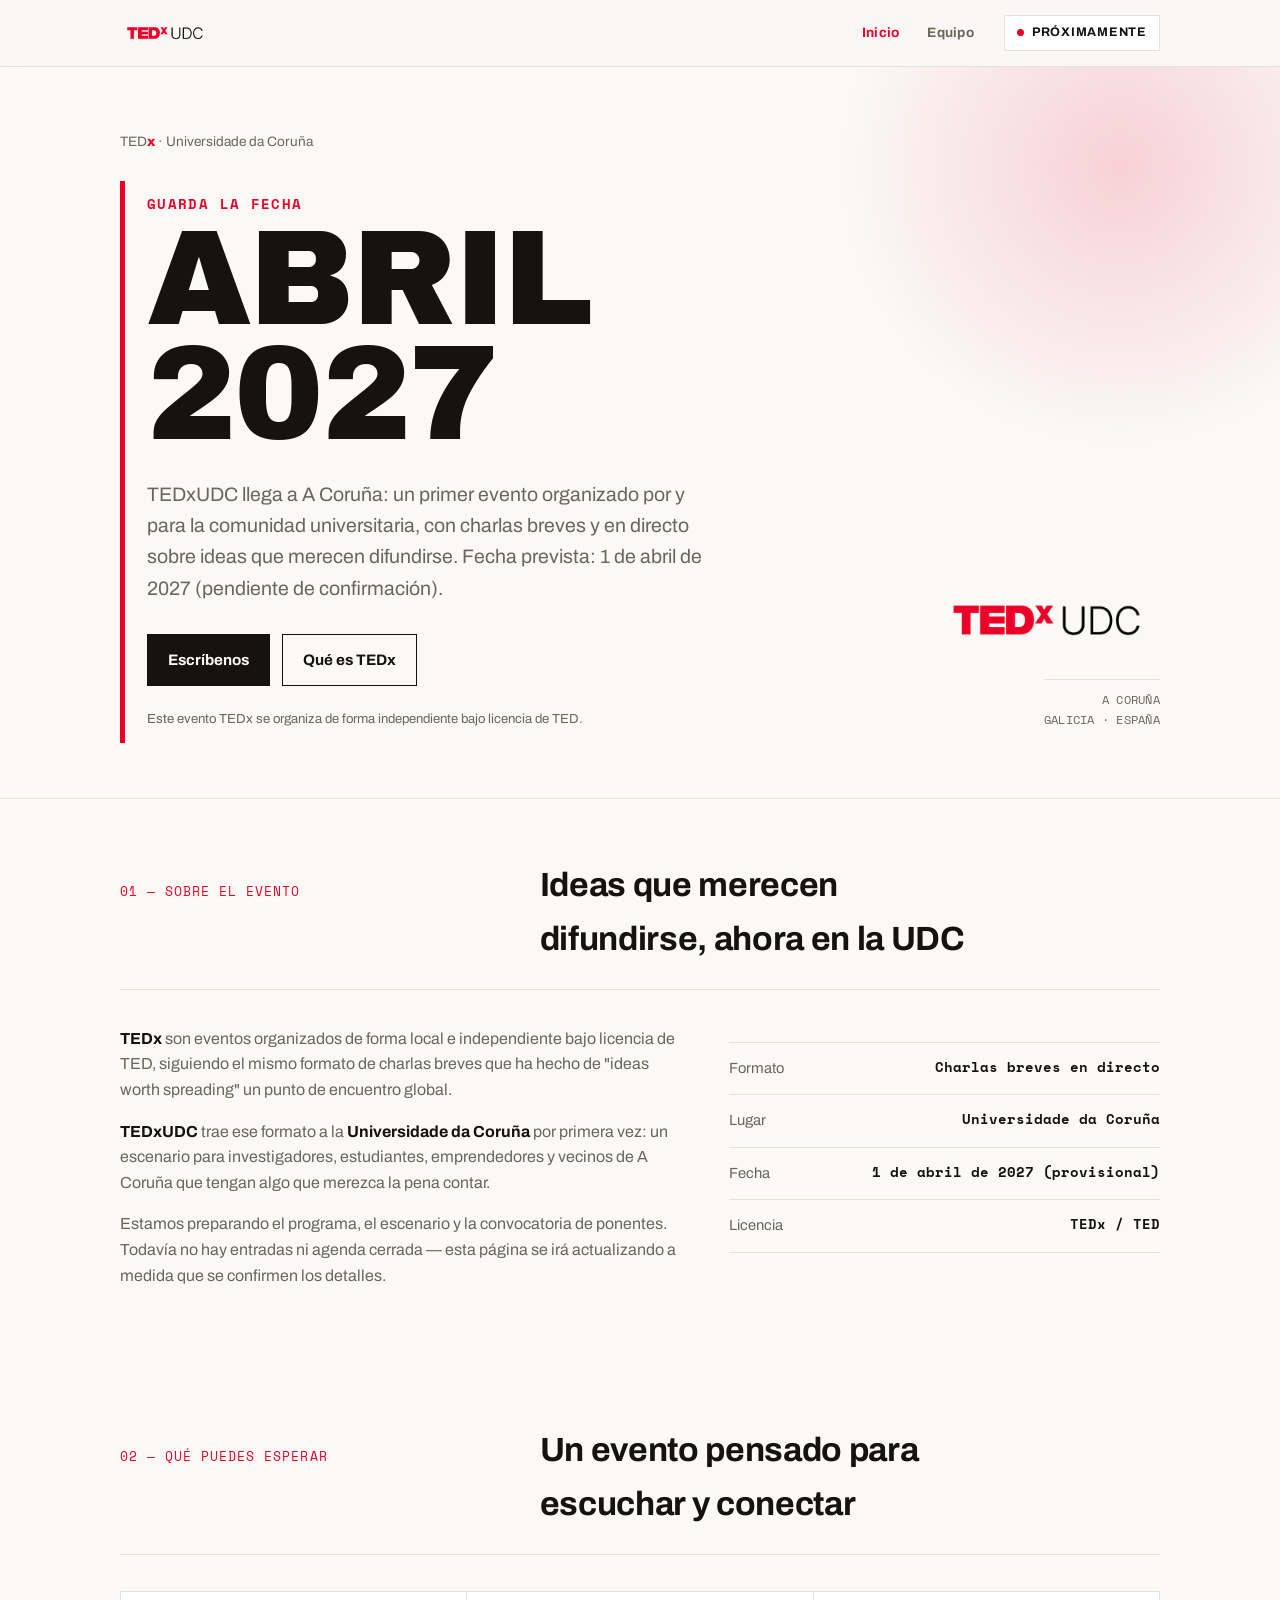
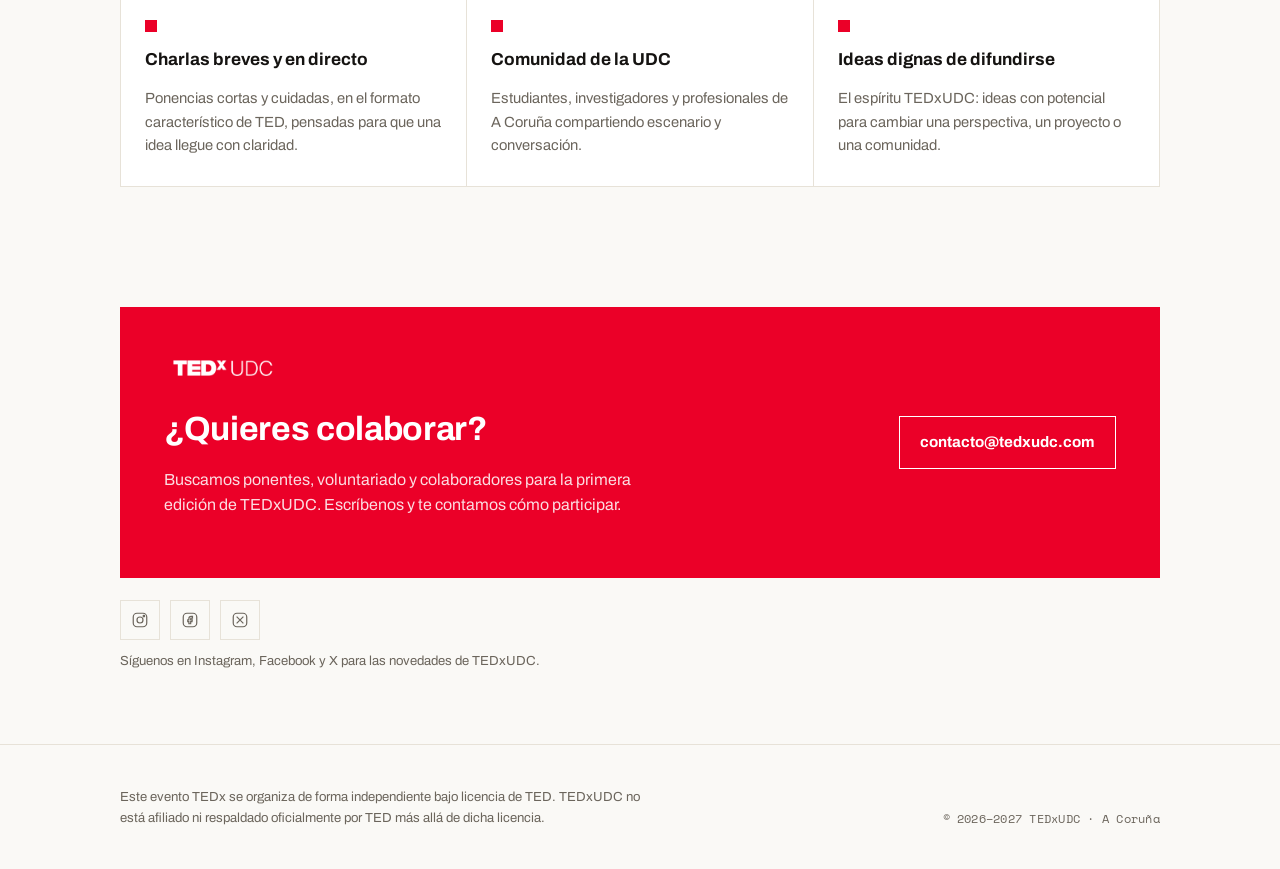
<file: index.html>
<!doctype html>
<html lang="es">
<head>
<meta charset="utf-8">
<meta name="viewport" content="width=device-width, initial-scale=1">
<meta name="description" content="TEDxUDC — Próximamente el 1 de abril de 2027 (provisional) en la Universidade da Coruña. Charlas breves y en directo, organizadas de forma independiente bajo licencia de TED.">
<title>TEDxUDC</title>
<link rel="stylesheet" href="https://fonts.googleapis.com/css2?family=Archivo:ital,wght@0,400;0,500;0,600;0,700;1,500&family=Archivo+Black&family=Space+Mono:wght@400;700&display=swap">
<link rel="stylesheet" href="styles.css">

<header>
  <nav class="wrap">
    <a class="brand" href="#top">
      <img src="[data-uri]" alt="TEDxUDC" />
    </a>
    <div class="nav-group">
      <div class="site-nav">
        <a href="#top" class="active">Inicio</a>
        <a href="equipo.html">Equipo</a>
      </div>
      <span class="status-pill"><span class="dot"></span>Próximamente</span>
    </div>
  </nav>
</header>

<main id="top">
  <section class="hero">
    <div class="hero-glow" aria-hidden="true"></div>
    <div class="wrap">
      <div class="eyebrow-row">
        <span>TED<span class="x">x</span> · Universidade da Coruña</span>
      </div>
      <div class="hero-grid">
        <div class="date-block">
          <div class="date-rule" aria-hidden="true"></div>
          <div class="date-text">
            <p class="kicker">Guarda la fecha</p>
            <h1>Abril<br>2027</h1>
            <p class="hero-sub">TEDxUDC llega a A Coruña: un primer evento organizado por y para la comunidad universitaria, con charlas breves y en directo sobre ideas que merecen difundirse. Fecha prevista: 1 de abril de 2027 (pendiente de confirmación).</p>
            <div class="hero-actions">
              <a class="btn primary" href="mailto:contacto@tedxudc.com">Escríbenos</a>
              <a class="btn ghost" href="#sobre">Qué es TEDx</a>
            </div>
            <p class="license-note">Este evento TEDx se organiza de forma independiente bajo licencia de TED.</p>
          </div>
        </div>
        <div class="logo-side">
          <img src="[data-uri]" alt="TEDxUDC" />
          <p class="place-tag mono">A CORUÑA<br>GALICIA · ESPAÑA</p>
        </div>
      </div>
    </div>
  </section>

  <section id="sobre">
    <div class="wrap">
      <div class="section-head">
        <span class="section-label">01 — Sobre el evento</span>
        <h2>Ideas que merecen difundirse, ahora en la UDC</h2>
      </div>
      <div class="about-grid">
        <div class="about-copy">
          <p><strong>TEDx</strong> son eventos organizados de forma local e independiente bajo licencia de TED, siguiendo el mismo formato de charlas breves que ha hecho de "ideas worth spreading" un punto de encuentro global.</p>
          <p><strong>TEDxUDC</strong> trae ese formato a la <strong>Universidade da Coruña</strong> por primera vez: un escenario para investigadores, estudiantes, emprendedores y vecinos de A Coruña que tengan algo que merezca la pena contar.</p>
          <p>Estamos preparando el programa, el escenario y la convocatoria de ponentes. Todavía no hay entradas ni agenda cerrada — esta página se irá actualizando a medida que se confirmen los detalles.</p>
        </div>
        <dl class="fact-list">
          <div><dt>Formato</dt><dd>Charlas breves en directo</dd></div>
          <div><dt>Lugar</dt><dd>Universidade da Coruña</dd></div>
          <div><dt>Fecha</dt><dd>1 de abril de 2027 (provisional)</dd></div>
          <div><dt>Licencia</dt><dd>TEDx / TED</dd></div>
        </dl>
      </div>
    </div>
  </section>

  <section id="esperar">
    <div class="wrap">
      <div class="section-head">
        <span class="section-label">02 — Qué puedes esperar</span>
        <h2>Un evento pensado para escuchar y conectar</h2>
      </div>
      <div class="card-row">
        <div class="card">
          <span class="mark" aria-hidden="true"></span>
          <h3>Charlas breves y en directo</h3>
          <p>Ponencias cortas y cuidadas, en el formato característico de TED, pensadas para que una idea llegue con claridad.</p>
        </div>
        <div class="card">
          <span class="mark" aria-hidden="true"></span>
          <h3>Comunidad de la UDC</h3>
          <p>Estudiantes, investigadores y profesionales de A Coruña compartiendo escenario y conversación.</p>
        </div>
        <div class="card">
          <span class="mark" aria-hidden="true"></span>
          <h3>Ideas dignas de difundirse</h3>
          <p>El espíritu TEDxUDC: ideas con potencial para cambiar una perspectiva, un proyecto o una comunidad.</p>
        </div>
      </div>
    </div>
  </section>

  <section id="contacto">
    <div class="wrap">
      <div class="contact">
        <div>
          <img src="[data-uri]" alt="TEDxUDC" />
          <h2>¿Quieres colaborar?</h2>
          <p>Buscamos ponentes, voluntariado y colaboradores para la primera edición de TEDxUDC. Escríbenos y te contamos cómo participar.</p>
        </div>
        <a class="btn" href="mailto:contacto@tedxudc.com">contacto@tedxudc.com</a>
      </div>
      <div class="social-row" aria-label="Redes sociales de TEDxUDC">
        <a href="https://www.instagram.com/tedxudc/" target="_blank" rel="noopener" aria-label="Instagram de TEDxUDC" title="Instagram">
          <svg viewBox="0 0 24 24" fill="none" stroke="currentColor" stroke-width="1.6"><rect x="3" y="3" width="18" height="18" rx="5"/><circle cx="12" cy="12" r="4"/><circle cx="17.2" cy="6.8" r="1"/></svg>
        </a>
        <a href="https://www.facebook.com/tedxudc" target="_blank" rel="noopener" aria-label="Facebook de TEDxUDC" title="Facebook">
          <svg viewBox="0 0 24 24" fill="none" stroke="currentColor" stroke-width="1.6"><rect x="3" y="3" width="18" height="18" rx="5"/><path d="M13.5 9.5h1.8V7.2h-1.8c-1.7 0-3 1.3-3 3v1.6H9v2.4h1.5V17h2.4v-2.8h1.8l.3-2.4h-2.1v-1.3c0-.6.4-1 1-1z"/></svg>
        </a>
        <a href="https://x.com/tedxudc" target="_blank" rel="noopener" aria-label="X de TEDxUDC" title="X">
          <svg viewBox="0 0 24 24" fill="none" stroke="currentColor" stroke-width="1.6"><rect x="3" y="3" width="18" height="18" rx="5"/><path d="M7.5 7.5l9 9M16.5 7.5l-9 9"/></svg>
        </a>
      </div>
      <p class="social-note">Síguenos en Instagram, Facebook y X para las novedades de TEDxUDC.</p>
    </div>
  </section>
</main>

<footer>
  <div class="wrap foot-grid">
    <p class="disclaimer">Este evento TEDx se organiza de forma independiente bajo licencia de TED. TEDxUDC no está afiliado ni respaldado oficialmente por TED más allá de dicha licencia.</p>
    <p class="mono">© 2026–2027 TEDxUDC · A Coruña</p>
  </div>
</footer>

</body>
</html>
</file>
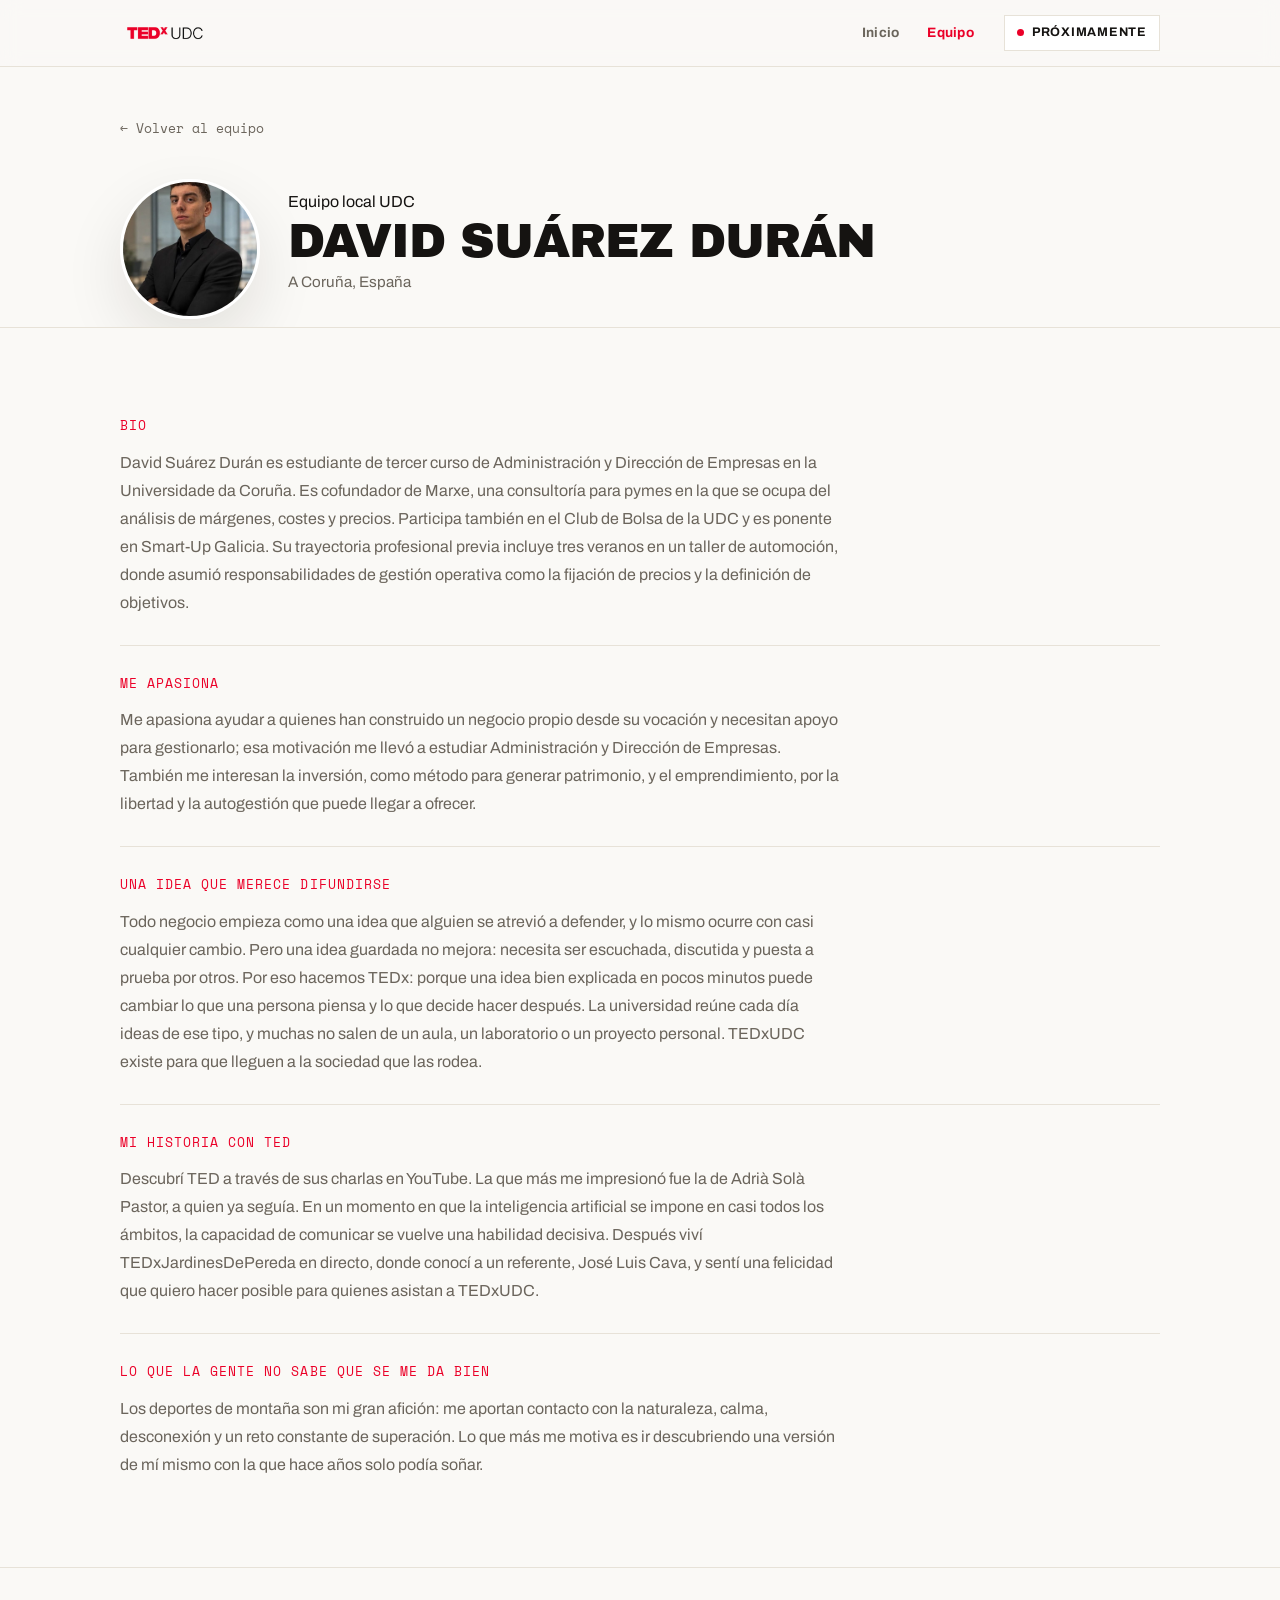
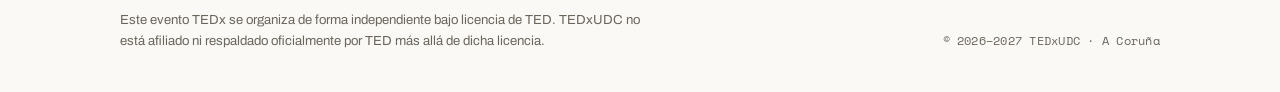
<file: david.html>
<!doctype html>
<html lang="es">
<head>
<meta charset="utf-8">
<meta name="viewport" content="width=device-width, initial-scale=1">
<meta name="description" content="David Suárez Durán, co-organizador de TEDxUDC en la Universidade da Coruña.">
<title>David Suárez Durán — TEDxUDC</title>
<link rel="stylesheet" href="https://fonts.googleapis.com/css2?family=Archivo:ital,wght@0,400;0,500;0,600;0,700;1,500&family=Archivo+Black&family=Space+Mono:wght@400;700&display=swap">
<link rel="stylesheet" href="styles.css">
</head>
<body>

<header>
  <nav class="wrap">
    <a class="brand" href="index.html">
      <img src="[data-uri]" alt="TEDxUDC" />
    </a>
    <div class="nav-group">
      <div class="site-nav">
        <a href="index.html">Inicio</a>
        <a href="equipo.html" class="active">Equipo</a>
      </div>
      <span class="status-pill"><span class="dot"></span>Próximamente</span>
    </div>
  </nav>
</header>

<main id="top">
  <section class="hero team-hero">
    <div class="wrap">
      <a class="back-link" href="equipo.html">← Volver al equipo</a>
      <div class="bio-header">
        <div class="bio-photo">
          <img src="team/david.jpg" alt="David Suárez Durán" />
        </div>
        <div>
          <span class="role">Equipo local UDC</span>
          <h1 style="font-size:clamp(2rem, 5vw, 3rem); margin-top:6px;">David Suárez Durán</h1>
          <p class="bio-meta">A Coruña, España</p>
        </div>
      </div>
    </div>
  </section>

  <section id="bio">
    <div class="wrap">
      <div class="bio-block">
        <span class="section-label">Bio</span>
        <p>David Suárez Durán es estudiante de tercer curso de Administración y Dirección de Empresas en la Universidade da Coruña. Es cofundador de Marxe, una consultoría para pymes en la que se ocupa del análisis de márgenes, costes y precios. Participa también en el Club de Bolsa de la UDC y es ponente en Smart-Up Galicia. Su trayectoria profesional previa incluye tres veranos en un taller de automoción, donde asumió responsabilidades de gestión operativa como la fijación de precios y la definición de objetivos.</p>
      </div>
      <div class="bio-block">
        <span class="section-label">Me apasiona</span>
        <p>Me apasiona ayudar a quienes han construido un negocio propio desde su vocación y necesitan apoyo para gestionarlo; esa motivación me llevó a estudiar Administración y Dirección de Empresas. También me interesan la inversión, como método para generar patrimonio, y el emprendimiento, por la libertad y la autogestión que puede llegar a ofrecer.</p>
      </div>
      <div class="bio-block">
        <span class="section-label">Una idea que merece difundirse</span>
        <p>Todo negocio empieza como una idea que alguien se atrevió a defender, y lo mismo ocurre con casi cualquier cambio. Pero una idea guardada no mejora: necesita ser escuchada, discutida y puesta a prueba por otros. Por eso hacemos TEDx: porque una idea bien explicada en pocos minutos puede cambiar lo que una persona piensa y lo que decide hacer después. La universidad reúne cada día ideas de ese tipo, y muchas no salen de un aula, un laboratorio o un proyecto personal. TEDxUDC existe para que lleguen a la sociedad que las rodea.</p>
      </div>
      <div class="bio-block">
        <span class="section-label">Mi historia con TED</span>
        <p>Descubrí TED a través de sus charlas en YouTube. La que más me impresionó fue la de Adrià Solà Pastor, a quien ya seguía. En un momento en que la inteligencia artificial se impone en casi todos los ámbitos, la capacidad de comunicar se vuelve una habilidad decisiva. Después viví TEDxJardinesDePereda en directo, donde conocí a un referente, José Luis Cava, y sentí una felicidad que quiero hacer posible para quienes asistan a TEDxUDC.</p>
      </div>
      <div class="bio-block">
        <span class="section-label">Lo que la gente no sabe que se me da bien</span>
        <p>Los deportes de montaña son mi gran afición: me aportan contacto con la naturaleza, calma, desconexión y un reto constante de superación. Lo que más me motiva es ir descubriendo una versión de mí mismo con la que hace años solo podía soñar.</p>
      </div>
    </div>
  </section>
</main>

<footer>
  <div class="wrap foot-grid">
    <p class="disclaimer">Este evento TEDx se organiza de forma independiente bajo licencia de TED. TEDxUDC no está afiliado ni respaldado oficialmente por TED más allá de dicha licencia.</p>
    <p class="mono">© 2026–2027 TEDxUDC · A Coruña</p>
  </div>
</footer>

</body>
</html>
</file>
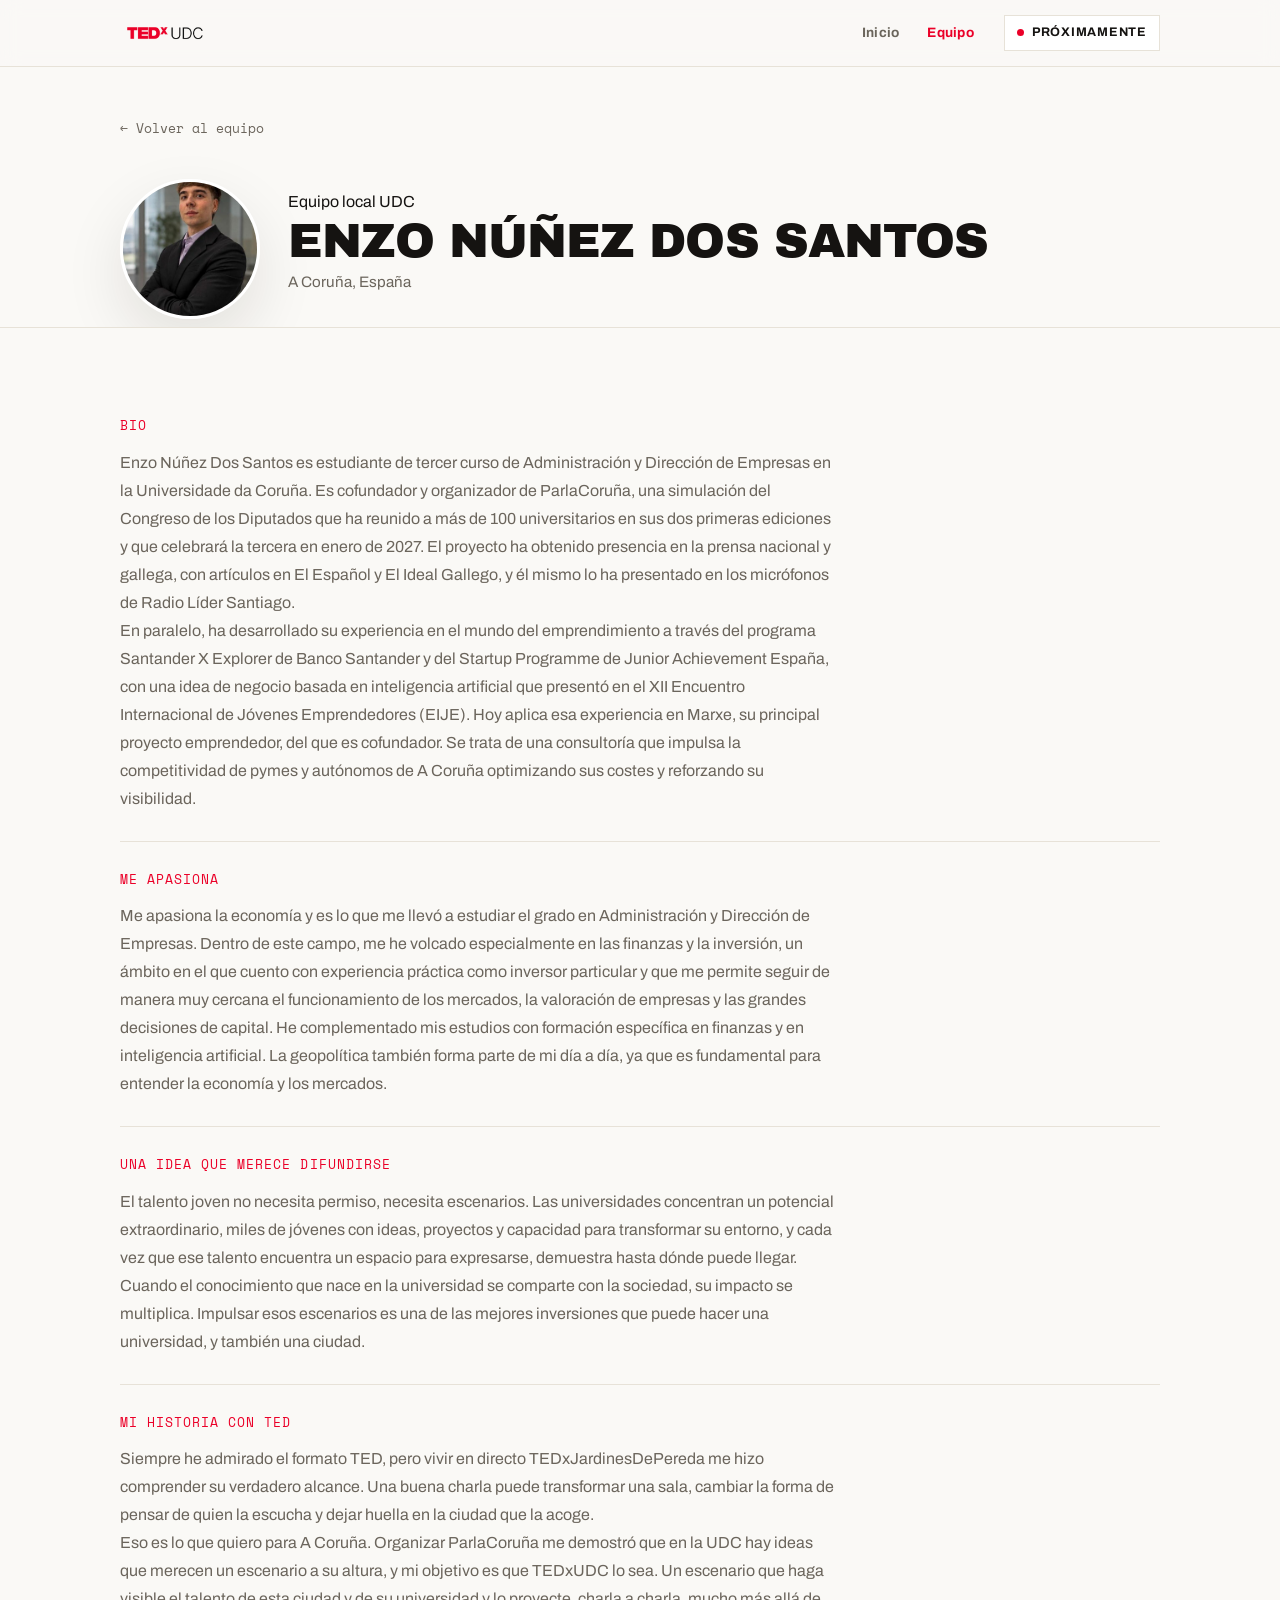
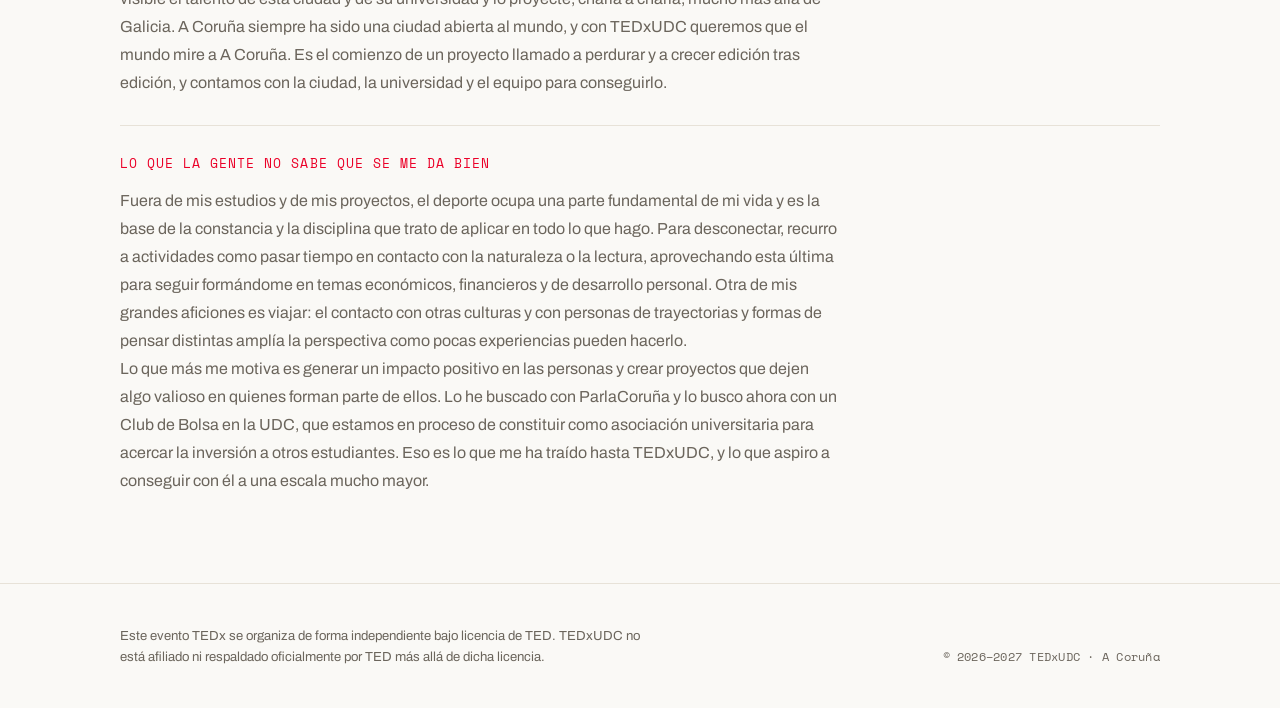
<file: enzo.html>
<!doctype html>
<html lang="es">
<head>
<meta charset="utf-8">
<meta name="viewport" content="width=device-width, initial-scale=1">
<meta name="description" content="Enzo Núñez Dos Santos, co-organizador de TEDxUDC en la Universidade da Coruña.">
<title>Enzo Núñez Dos Santos — TEDxUDC</title>
<link rel="stylesheet" href="https://fonts.googleapis.com/css2?family=Archivo:ital,wght@0,400;0,500;0,600;0,700;1,500&family=Archivo+Black&family=Space+Mono:wght@400;700&display=swap">
<link rel="stylesheet" href="styles.css">
</head>
<body>

<header>
  <nav class="wrap">
    <a class="brand" href="index.html">
      <img src="[data-uri]" alt="TEDxUDC" />
    </a>
    <div class="nav-group">
      <div class="site-nav">
        <a href="index.html">Inicio</a>
        <a href="equipo.html" class="active">Equipo</a>
      </div>
      <span class="status-pill"><span class="dot"></span>Próximamente</span>
    </div>
  </nav>
</header>

<main id="top">
  <section class="hero team-hero">
    <div class="wrap">
      <a class="back-link" href="equipo.html">← Volver al equipo</a>
      <div class="bio-header">
        <div class="bio-photo">
          <img src="team/enzo.jpg" alt="Enzo Núñez Dos Santos" />
        </div>
        <div>
          <span class="role">Equipo local UDC</span>
          <h1 style="font-size:clamp(2rem, 5vw, 3rem); margin-top:6px;">Enzo Núñez Dos Santos</h1>
          <p class="bio-meta">A Coruña, España</p>
        </div>
      </div>
    </div>
  </section>

  <section id="bio">
    <div class="wrap">
      <div class="bio-block">
        <span class="section-label">Bio</span>
        <p>Enzo Núñez Dos Santos es estudiante de tercer curso de Administración y Dirección de Empresas en la Universidade da Coruña. Es cofundador y organizador de ParlaCoruña, una simulación del Congreso de los Diputados que ha reunido a más de 100 universitarios en sus dos primeras ediciones y que celebrará la tercera en enero de 2027. El proyecto ha obtenido presencia en la prensa nacional y gallega, con artículos en El Español y El Ideal Gallego, y él mismo lo ha presentado en los micrófonos de Radio Líder Santiago.</p>
        <p>En paralelo, ha desarrollado su experiencia en el mundo del emprendimiento a través del programa Santander X Explorer de Banco Santander y del Startup Programme de Junior Achievement España, con una idea de negocio basada en inteligencia artificial que presentó en el XII Encuentro Internacional de Jóvenes Emprendedores (EIJE). Hoy aplica esa experiencia en Marxe, su principal proyecto emprendedor, del que es cofundador. Se trata de una consultoría que impulsa la competitividad de pymes y autónomos de A Coruña optimizando sus costes y reforzando su visibilidad.</p>
      </div>
      <div class="bio-block">
        <span class="section-label">Me apasiona</span>
        <p>Me apasiona la economía y es lo que me llevó a estudiar el grado en Administración y Dirección de Empresas. Dentro de este campo, me he volcado especialmente en las finanzas y la inversión, un ámbito en el que cuento con experiencia práctica como inversor particular y que me permite seguir de manera muy cercana el funcionamiento de los mercados, la valoración de empresas y las grandes decisiones de capital. He complementado mis estudios con formación específica en finanzas y en inteligencia artificial. La geopolítica también forma parte de mi día a día, ya que es fundamental para entender la economía y los mercados.</p>
      </div>
      <div class="bio-block">
        <span class="section-label">Una idea que merece difundirse</span>
        <p>El talento joven no necesita permiso, necesita escenarios. Las universidades concentran un potencial extraordinario, miles de jóvenes con ideas, proyectos y capacidad para transformar su entorno, y cada vez que ese talento encuentra un espacio para expresarse, demuestra hasta dónde puede llegar. Cuando el conocimiento que nace en la universidad se comparte con la sociedad, su impacto se multiplica. Impulsar esos escenarios es una de las mejores inversiones que puede hacer una universidad, y también una ciudad.</p>
      </div>
      <div class="bio-block">
        <span class="section-label">Mi historia con TED</span>
        <p>Siempre he admirado el formato TED, pero vivir en directo TEDxJardinesDePereda me hizo comprender su verdadero alcance. Una buena charla puede transformar una sala, cambiar la forma de pensar de quien la escucha y dejar huella en la ciudad que la acoge.</p>
        <p>Eso es lo que quiero para A Coruña. Organizar ParlaCoruña me demostró que en la UDC hay ideas que merecen un escenario a su altura, y mi objetivo es que TEDxUDC lo sea. Un escenario que haga visible el talento de esta ciudad y de su universidad y lo proyecte, charla a charla, mucho más allá de Galicia. A Coruña siempre ha sido una ciudad abierta al mundo, y con TEDxUDC queremos que el mundo mire a A Coruña. Es el comienzo de un proyecto llamado a perdurar y a crecer edición tras edición, y contamos con la ciudad, la universidad y el equipo para conseguirlo.</p>
      </div>
      <div class="bio-block">
        <span class="section-label">Lo que la gente no sabe que se me da bien</span>
        <p>Fuera de mis estudios y de mis proyectos, el deporte ocupa una parte fundamental de mi vida y es la base de la constancia y la disciplina que trato de aplicar en todo lo que hago. Para desconectar, recurro a actividades como pasar tiempo en contacto con la naturaleza o la lectura, aprovechando esta última para seguir formándome en temas económicos, financieros y de desarrollo personal. Otra de mis grandes aficiones es viajar: el contacto con otras culturas y con personas de trayectorias y formas de pensar distintas amplía la perspectiva como pocas experiencias pueden hacerlo.</p>
        <p>Lo que más me motiva es generar un impacto positivo en las personas y crear proyectos que dejen algo valioso en quienes forman parte de ellos. Lo he buscado con ParlaCoruña y lo busco ahora con un Club de Bolsa en la UDC, que estamos en proceso de constituir como asociación universitaria para acercar la inversión a otros estudiantes. Eso es lo que me ha traído hasta TEDxUDC, y lo que aspiro a conseguir con él a una escala mucho mayor.</p>
      </div>
    </div>
  </section>
</main>

<footer>
  <div class="wrap foot-grid">
    <p class="disclaimer">Este evento TEDx se organiza de forma independiente bajo licencia de TED. TEDxUDC no está afiliado ni respaldado oficialmente por TED más allá de dicha licencia.</p>
    <p class="mono">© 2026–2027 TEDxUDC · A Coruña</p>
  </div>
</footer>

</body>
</html>
</file>
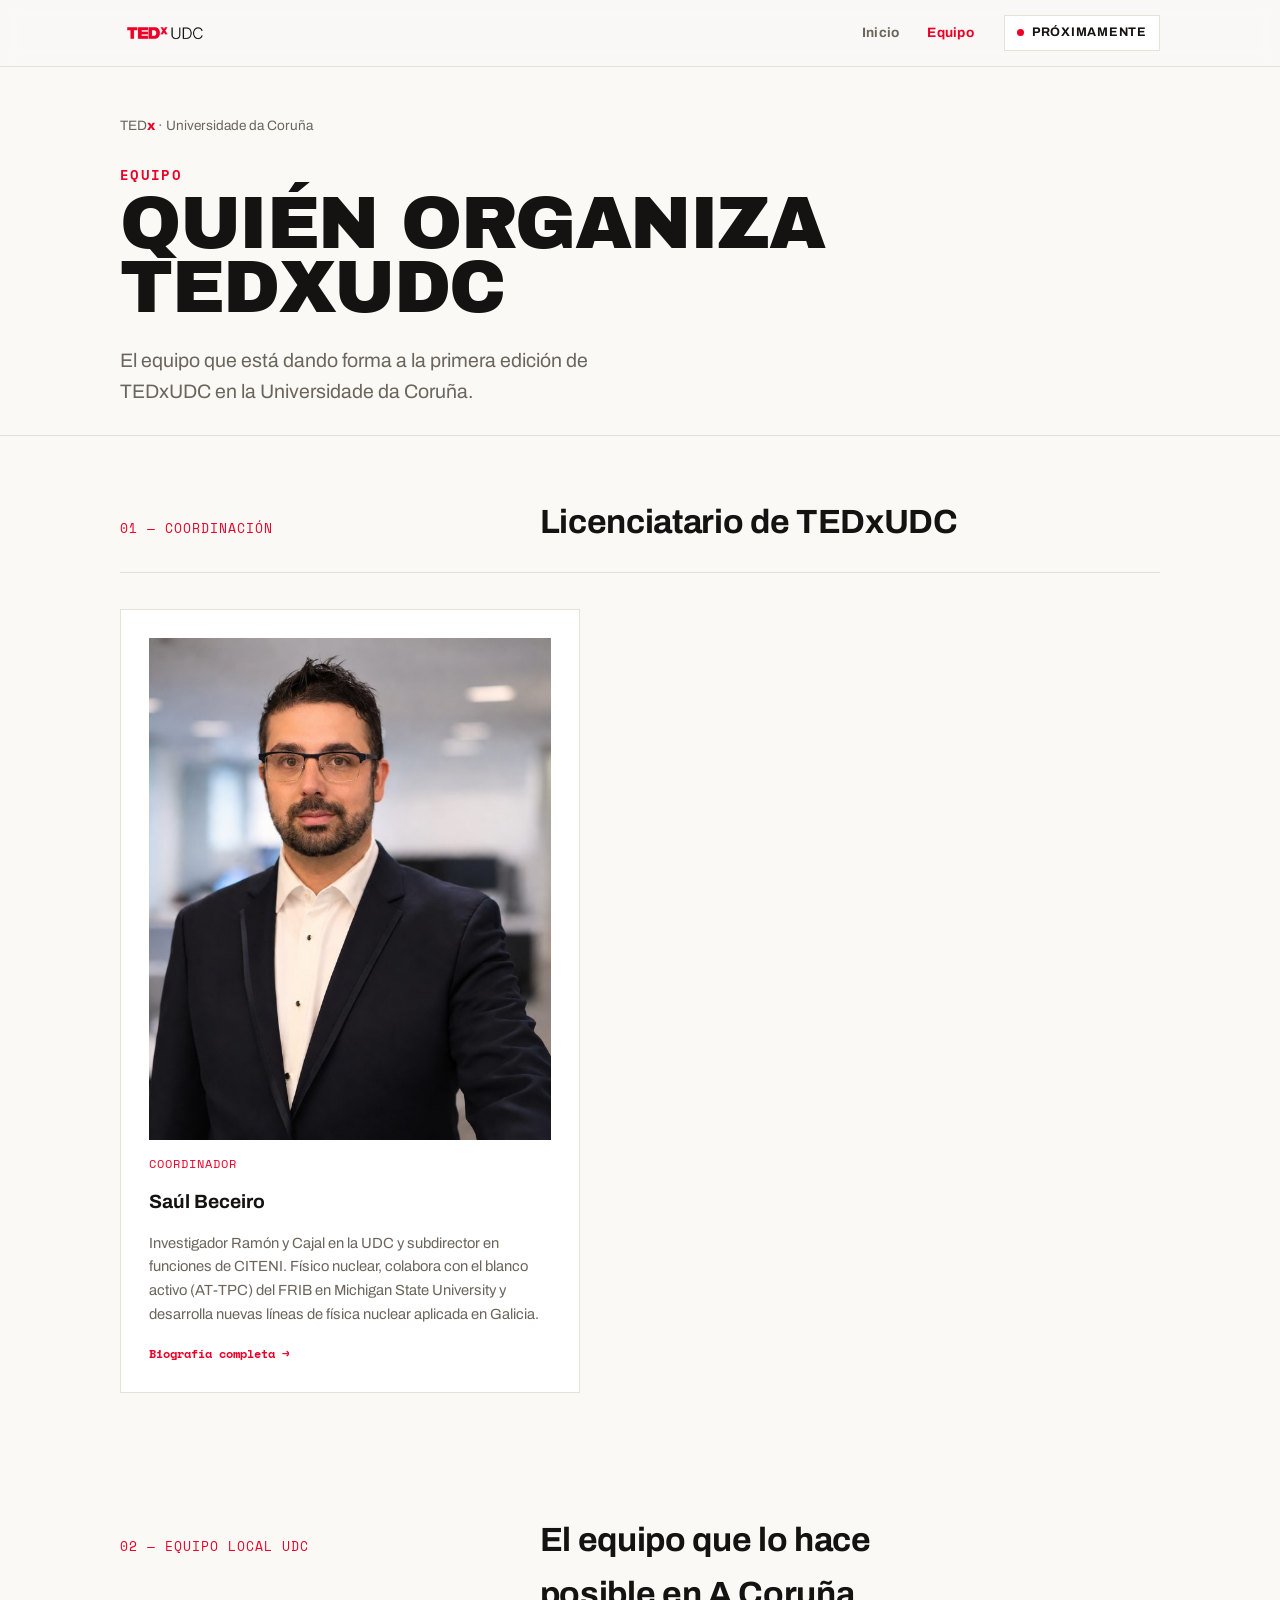
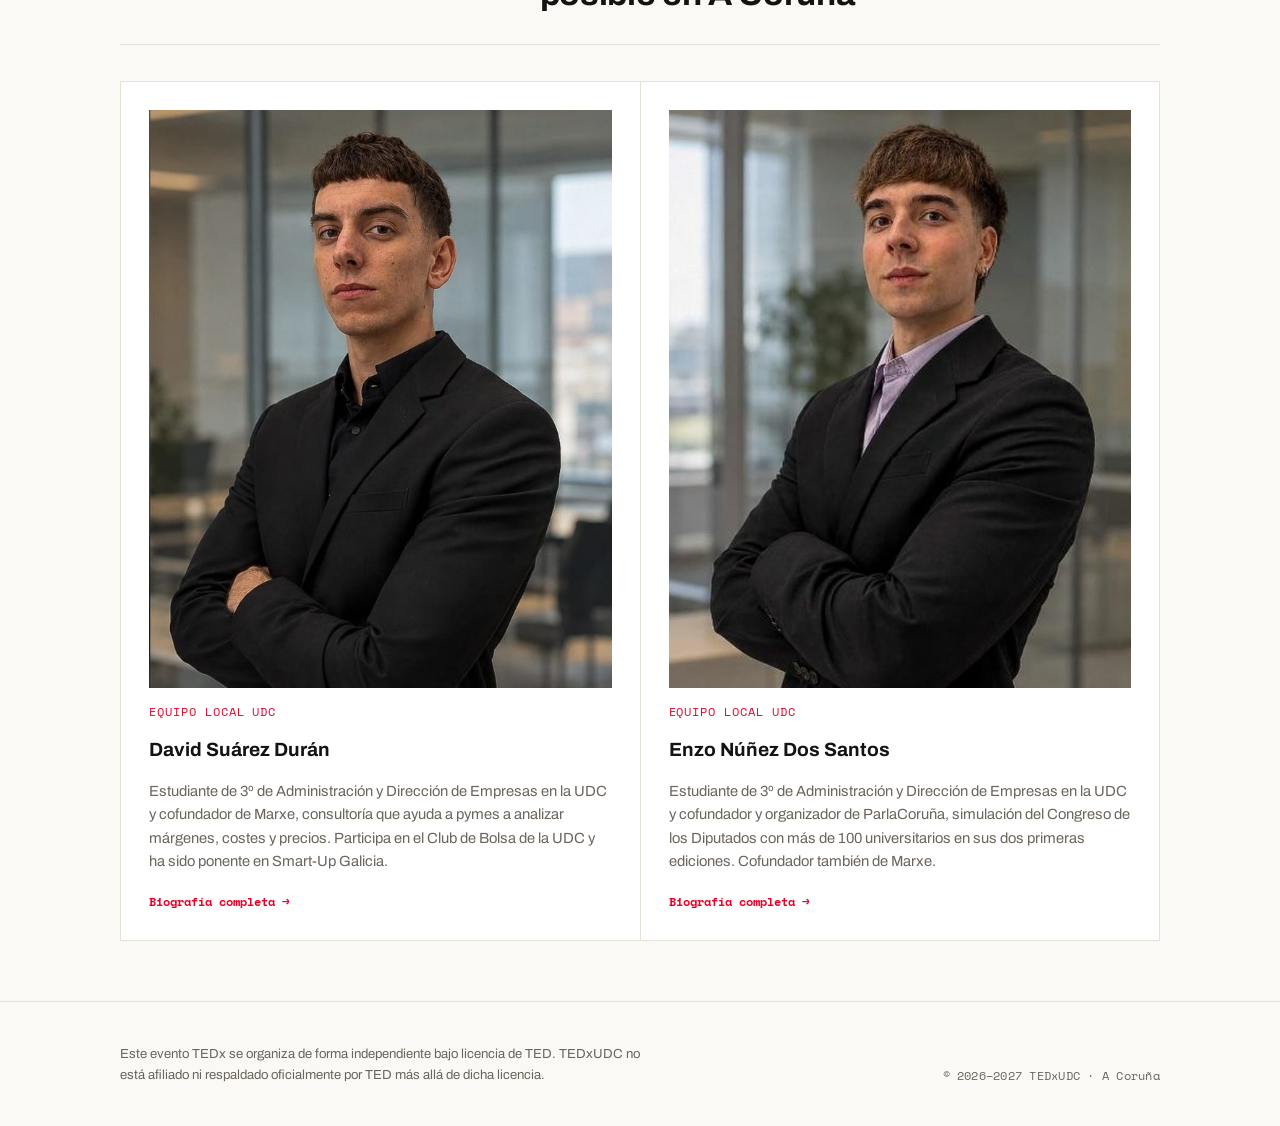
<file: equipo.html>
<!doctype html>
<html lang="es">
<head>
<meta charset="utf-8">
<meta name="viewport" content="width=device-width, initial-scale=1">
<meta name="description" content="Equipo de TEDxUDC: coordinación y equipo local en la Universidade da Coruña.">
<title>Equipo — TEDxUDC</title>
<link rel="stylesheet" href="https://fonts.googleapis.com/css2?family=Archivo:ital,wght@0,400;0,500;0,600;0,700;1,500&family=Archivo+Black&family=Space+Mono:wght@400;700&display=swap">
<link rel="stylesheet" href="styles.css">
</head>
<body>

<header>
  <nav class="wrap">
    <a class="brand" href="index.html">
      <img src="[data-uri]" alt="TEDxUDC" />
    </a>
    <div class="nav-group">
      <div class="site-nav">
        <a href="index.html">Inicio</a>
        <a href="equipo.html" class="active">Equipo</a>
      </div>
      <span class="status-pill"><span class="dot"></span>Próximamente</span>
    </div>
  </nav>
</header>

<main id="top">
  <section class="hero team-hero">
    <div class="wrap">
      <div class="eyebrow-row">
        <span>TED<span class="x">x</span> · Universidade da Coruña</span>
      </div>
      <p class="kicker">Equipo</p>
      <h1 style="font-size:clamp(2.6rem, 7vw, 4.6rem);">Quién organiza TEDxUDC</h1>
      <p class="hero-sub">El equipo que está dando forma a la primera edición de TEDxUDC en la Universidade da Coruña.</p>
    </div>
  </section>

  <section id="coordinacion">
    <div class="wrap">
      <div class="section-head">
        <span class="section-label">01 — Coordinación</span>
        <h2>Licenciatario de TEDxUDC</h2>
      </div>
      <div class="team-grid coordinator">
        <div class="team-card">
          <div class="photo">
            <img src="team/saul.jpg" alt="Saúl Beceiro" />
          </div>
          <span class="role">Coordinador</span>
          <h3>Saúl Beceiro</h3>
          <p>Investigador Ramón y Cajal en la UDC y subdirector en funciones de CITENI. Físico nuclear, colabora con el blanco activo (AT-TPC) del FRIB en Michigan State University y desarrolla nuevas líneas de física nuclear aplicada en Galicia.</p>
          <a class="card-link" href="saul.html">Biografía completa →</a>
        </div>
      </div>
    </div>
  </section>

  <section id="equipo-local">
    <div class="wrap">
      <div class="section-head">
        <span class="section-label">02 — Equipo local UDC</span>
        <h2>El equipo que lo hace posible en A Coruña</h2>
      </div>
      <div class="team-grid">
        <div class="team-card">
          <div class="photo">
            <img src="team/david.jpg" alt="David Suárez Durán" />
          </div>
          <span class="role">Equipo local UDC</span>
          <h3>David Suárez Durán</h3>
          <p>Estudiante de 3º de Administración y Dirección de Empresas en la UDC y cofundador de Marxe, consultoría que ayuda a pymes a analizar márgenes, costes y precios. Participa en el Club de Bolsa de la UDC y ha sido ponente en Smart-Up Galicia.</p>
          <a class="card-link" href="david.html">Biografía completa →</a>
        </div>
        <div class="team-card">
          <div class="photo">
            <img src="team/enzo.jpg" alt="Enzo Núñez Dos Santos" />
          </div>
          <span class="role">Equipo local UDC</span>
          <h3>Enzo Núñez Dos Santos</h3>
          <p>Estudiante de 3º de Administración y Dirección de Empresas en la UDC y cofundador y organizador de ParlaCoruña, simulación del Congreso de los Diputados con más de 100 universitarios en sus dos primeras ediciones. Cofundador también de Marxe.</p>
          <a class="card-link" href="enzo.html">Biografía completa →</a>
        </div>
      </div>
    </div>
  </section>
</main>

<footer>
  <div class="wrap foot-grid">
    <p class="disclaimer">Este evento TEDx se organiza de forma independiente bajo licencia de TED. TEDxUDC no está afiliado ni respaldado oficialmente por TED más allá de dicha licencia.</p>
    <p class="mono">© 2026–2027 TEDxUDC · A Coruña</p>
  </div>
</footer>

</body>
</html>
</file>
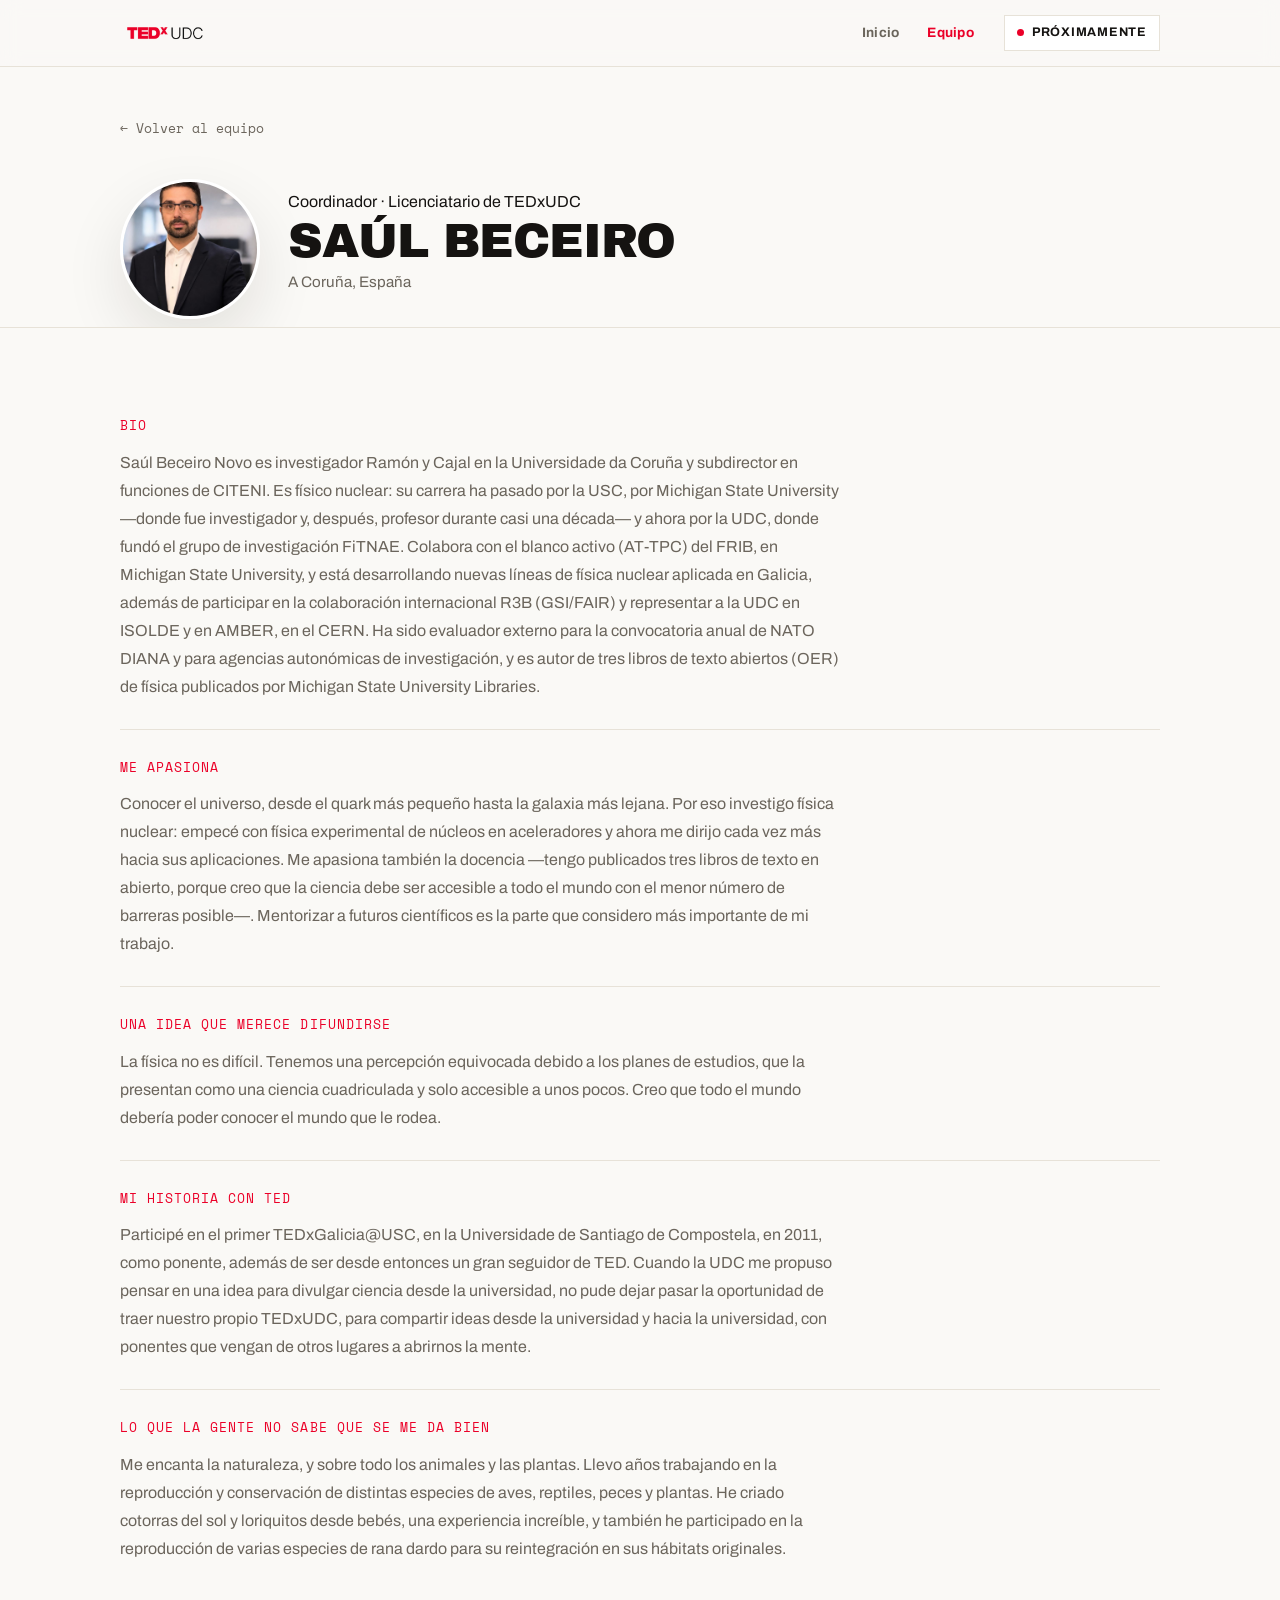
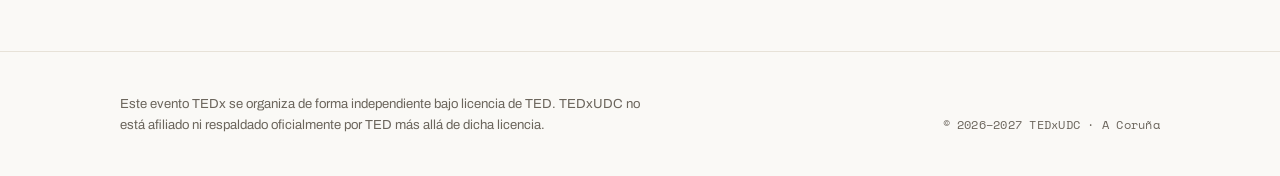
<file: saul.html>
<!doctype html>
<html lang="es">
<head>
<meta charset="utf-8">
<meta name="viewport" content="width=device-width, initial-scale=1">
<meta name="description" content="Saúl Beceiro, coordinador y licenciatario de TEDxUDC en la Universidade da Coruña.">
<title>Saúl Beceiro — TEDxUDC</title>
<link rel="stylesheet" href="https://fonts.googleapis.com/css2?family=Archivo:ital,wght@0,400;0,500;0,600;0,700;1,500&family=Archivo+Black&family=Space+Mono:wght@400;700&display=swap">
<link rel="stylesheet" href="styles.css">
</head>
<body>

<header>
  <nav class="wrap">
    <a class="brand" href="index.html">
      <img src="[data-uri]" alt="TEDxUDC" />
    </a>
    <div class="nav-group">
      <div class="site-nav">
        <a href="index.html">Inicio</a>
        <a href="equipo.html" class="active">Equipo</a>
      </div>
      <span class="status-pill"><span class="dot"></span>Próximamente</span>
    </div>
  </nav>
</header>

<main id="top">
  <section class="hero team-hero">
    <div class="wrap">
      <a class="back-link" href="equipo.html">← Volver al equipo</a>
      <div class="bio-header">
        <div class="bio-photo">
          <img src="team/saul.jpg" alt="Saúl Beceiro" />
        </div>
        <div>
          <span class="role">Coordinador · Licenciatario de TEDxUDC</span>
          <h1 style="font-size:clamp(2rem, 5vw, 3rem); margin-top:6px;">Saúl Beceiro</h1>
          <p class="bio-meta">A Coruña, España</p>
        </div>
      </div>
    </div>
  </section>

  <section id="bio">
    <div class="wrap">
      <div class="bio-block">
        <span class="section-label">Bio</span>
        <p>Saúl Beceiro Novo es investigador Ramón y Cajal en la Universidade da Coruña y subdirector en funciones de CITENI. Es físico nuclear: su carrera ha pasado por la USC, por Michigan State University —donde fue investigador y, después, profesor durante casi una década— y ahora por la UDC, donde fundó el grupo de investigación FiTNAE. Colabora con el blanco activo (AT-TPC) del FRIB, en Michigan State University, y está desarrollando nuevas líneas de física nuclear aplicada en Galicia, además de participar en la colaboración internacional R3B (GSI/FAIR) y representar a la UDC en ISOLDE y en AMBER, en el CERN. Ha sido evaluador externo para la convocatoria anual de NATO DIANA y para agencias autonómicas de investigación, y es autor de tres libros de texto abiertos (OER) de física publicados por Michigan State University Libraries.</p>
      </div>
      <div class="bio-block">
        <span class="section-label">Me apasiona</span>
        <p>Conocer el universo, desde el quark más pequeño hasta la galaxia más lejana. Por eso investigo física nuclear: empecé con física experimental de núcleos en aceleradores y ahora me dirijo cada vez más hacia sus aplicaciones. Me apasiona también la docencia —tengo publicados tres libros de texto en abierto, porque creo que la ciencia debe ser accesible a todo el mundo con el menor número de barreras posible—. Mentorizar a futuros científicos es la parte que considero más importante de mi trabajo.</p>
      </div>
      <div class="bio-block">
        <span class="section-label">Una idea que merece difundirse</span>
        <p>La física no es difícil. Tenemos una percepción equivocada debido a los planes de estudios, que la presentan como una ciencia cuadriculada y solo accesible a unos pocos. Creo que todo el mundo debería poder conocer el mundo que le rodea.</p>
      </div>
      <div class="bio-block">
        <span class="section-label">Mi historia con TED</span>
        <p>Participé en el primer TEDxGalicia@USC, en la Universidade de Santiago de Compostela, en 2011, como ponente, además de ser desde entonces un gran seguidor de TED. Cuando la UDC me propuso pensar en una idea para divulgar ciencia desde la universidad, no pude dejar pasar la oportunidad de traer nuestro propio TEDxUDC, para compartir ideas desde la universidad y hacia la universidad, con ponentes que vengan de otros lugares a abrirnos la mente.</p>
      </div>
      <div class="bio-block">
        <span class="section-label">Lo que la gente no sabe que se me da bien</span>
        <p>Me encanta la naturaleza, y sobre todo los animales y las plantas. Llevo años trabajando en la reproducción y conservación de distintas especies de aves, reptiles, peces y plantas. He criado cotorras del sol y loriquitos desde bebés, una experiencia increíble, y también he participado en la reproducción de varias especies de rana dardo para su reintegración en sus hábitats originales.</p>
      </div>
    </div>
  </section>
</main>

<footer>
  <div class="wrap foot-grid">
    <p class="disclaimer">Este evento TEDx se organiza de forma independiente bajo licencia de TED. TEDxUDC no está afiliado ni respaldado oficialmente por TED más allá de dicha licencia.</p>
    <p class="mono">© 2026–2027 TEDxUDC · A Coruña</p>
  </div>
</footer>

</body>
</html>
</file>
<file: styles.css>
:root{
    --paper:#FAF9F6;
    --surface:#FFFFFF;
    --ink:#151311;
    --muted:#6B655C;
    --line:#E7E2D8;
    --red:#EB0028;
    --red-dark:#B4001E;
    --red-tint:#FCE7E9;
    --shadow:0 24px 60px rgba(30,20,10,0.10);
    --ring:rgba(235,0,40,0.16);
  }

  @media (prefers-color-scheme: dark){
    :root:not([data-theme="light"]){
      --paper:#0B0A0A;
      --surface:#161413;
      --ink:#F3F0EA;
      --muted:#A79E90;
      --line:#2B2622;
      --red:#FF3654;
      --red-dark:#FF5A73;
      --red-tint:rgba(255,54,84,0.16);
      --shadow:0 24px 60px rgba(0,0,0,0.55);
      --ring:rgba(255,54,84,0.22);
    }
  }
  :root[data-theme="dark"]{
    --paper:#0B0A0A;
    --surface:#161413;
    --ink:#F3F0EA;
    --muted:#A79E90;
    --line:#2B2622;
    --red:#FF3654;
    --red-dark:#FF5A73;
    --red-tint:rgba(255,54,84,0.16);
    --shadow:0 24px 60px rgba(0,0,0,0.55);
    --ring:rgba(255,54,84,0.22);
  }

  *{box-sizing:border-box;}
  body{
    margin:0;
    background:var(--paper);
    color:var(--ink);
    font-family:'Archivo', -apple-system, BlinkMacSystemFont, "Segoe UI", Helvetica, Arial, sans-serif;
    line-height:1.6;
    -webkit-font-smoothing:antialiased;
  }
  .mono{
    font-family:'Space Mono', ui-monospace, SFMono-Regular, Menlo, monospace;
    letter-spacing:0.02em;
    font-variant-numeric:tabular-nums;
  }
  a{color:inherit;}
  img{max-width:100%;display:block;}
  h1,h2,h3{text-wrap:balance;}

  .wrap{
    width:min(1080px, 100%);
    margin:0 auto;
    padding-inline:20px;
  }

  /* ---------- header ---------- */
  header{
    position:sticky;
    top:env(safe-area-inset-top,0px);
    z-index:20;
    background:color-mix(in srgb, var(--paper) 86%, transparent);
    backdrop-filter:blur(10px);
    border-bottom:1px solid var(--line);
  }
  nav{
    display:flex;
    align-items:center;
    justify-content:space-between;
    gap:16px;
    padding-block:14px;
  }
  .brand{display:flex;align-items:center;gap:10px;text-decoration:none;}
  .brand img{height:26px;width:auto;}
  .status-pill{
    display:inline-flex;
    align-items:center;
    gap:8px;
    border:1px solid var(--line);
    background:var(--surface);
    padding:7px 12px;
    font-size:0.78rem;
    font-weight:700;
    letter-spacing:0.06em;
    text-transform:uppercase;
  }
  .dot{
    width:7px;height:7px;border-radius:50%;
    background:var(--red);
    box-shadow:0 0 0 0 var(--ring);
    animation:pulse 2.4s ease-out infinite;
  }
  @keyframes pulse{
    0%{box-shadow:0 0 0 0 var(--ring);}
    70%{box-shadow:0 0 0 8px transparent;}
    100%{box-shadow:0 0 0 0 transparent;}
  }
  @media (prefers-reduced-motion: reduce){
    .dot{animation:none;}
  }

  /* ---------- hero ---------- */
  .hero{
    position:relative;
    overflow:hidden;
    padding-block:64px 56px;
    border-bottom:1px solid var(--line);
  }
  .hero-glow{
    position:absolute;
    top:-220px; right:-160px;
    width:640px; height:640px;
    background:radial-gradient(circle, var(--ring), transparent 62%);
    pointer-events:none;
  }
  .eyebrow-row{
    display:flex;
    align-items:center;
    gap:10px;
    margin-bottom:28px;
    color:var(--muted);
    font-size:0.85rem;
  }
  .eyebrow-row .x{
    color:var(--red);
    font-weight:800;
  }
  .hero-grid{
    display:grid;
    grid-template-columns:1fr auto;
    gap:40px;
    align-items:end;
    position:relative;
  }
  .date-block{
    display:flex;
    align-items:stretch;
    gap:22px;
  }
  .date-rule{
    width:5px;
    background:var(--red);
    flex:none;
    opacity:0;
    transform-origin:top;
    animation:growRule 0.7s 0.15s ease-out forwards;
  }
  @keyframes growRule{ from{opacity:1; transform:scaleY(0);} to{opacity:1; transform:scaleY(1);} }
  @media (prefers-reduced-motion: reduce){ .date-rule{animation:none; opacity:1;} }

  .date-text{opacity:0; animation:riseIn 0.7s 0.25s ease-out forwards;}
  @keyframes riseIn{ from{opacity:0; transform:translateY(14px);} to{opacity:1; transform:translateY(0);} }
  @media (prefers-reduced-motion: reduce){ .date-text{animation:none; opacity:1;} }

  .kicker{
    font-family:'Space Mono', monospace;
    font-size:0.85rem;
    font-weight:700;
    color:var(--red);
    letter-spacing:0.1em;
    text-transform:uppercase;
    margin-bottom:6px;
  }
  h1{
    font-family:'Archivo Black', 'Archivo', sans-serif;
    font-weight:400;
    font-size:clamp(3.4rem, 12vw, 8.4rem);
    line-height:0.86;
    letter-spacing:-0.02em;
    margin:0;
    text-transform:uppercase;
  }
  .hero-sub{
    max-width:560px;
    font-size:clamp(1.05rem, 1.6vw, 1.22rem);
    color:var(--muted);
    margin-top:26px;
  }
  .hero-actions{
    display:flex;
    flex-wrap:wrap;
    gap:12px;
    margin-top:30px;
  }
  .btn{
    display:inline-flex;
    align-items:center;
    gap:8px;
    padding:13px 20px;
    font-weight:700;
    font-size:0.95rem;
    border:1.5px solid var(--ink);
    text-decoration:none;
    transition:transform 0.15s ease, background 0.15s ease, color 0.15s ease;
  }
  .btn.primary{background:var(--ink);color:var(--paper);border-color:var(--ink);}
  .btn.primary:hover{background:var(--red);border-color:var(--red);transform:translateY(-2px);}
  .btn.ghost{background:transparent;color:var(--ink);}
  .btn.ghost:hover{border-color:var(--red);color:var(--red);transform:translateY(-2px);}

  .license-note{
    margin-top:22px;
    font-size:0.82rem;
    color:var(--muted);
  }

  .logo-side{
    display:flex;
    flex-direction:column;
    align-items:flex-end;
    gap:14px;
  }
  .logo-side img{height:64px;width:auto;}
  .place-tag{
    font-family:'Space Mono', monospace;
    font-size:0.78rem;
    color:var(--muted);
    text-align:right;
    border-top:1px solid var(--line);
    padding-top:10px;
  }

  @media (max-width:760px){
    .hero-grid{grid-template-columns:1fr;}
    .logo-side{align-items:flex-start;}
    .place-tag{text-align:left;}
  }

  /* ---------- sections ---------- */
  section{padding-block:60px;}
  .section-head{
    display:grid;
    grid-template-columns:1fr 1.6fr;
    gap:32px;
    margin-bottom:36px;
    align-items:baseline;
    border-bottom:1px solid var(--line);
    padding-bottom:22px;
  }
  .section-label{
    font-family:'Space Mono', monospace;
    font-size:0.8rem;
    color:var(--red);
    text-transform:uppercase;
    letter-spacing:0.08em;
  }
  h2{
    font-size:clamp(1.5rem, 3vw, 2.1rem);
    margin:0;
    letter-spacing:-0.01em;
  }
  .lede{
    color:var(--muted);
    font-size:1.02rem;
    max-width:640px;
  }
  @media (max-width:700px){
    .section-head{grid-template-columns:1fr;}
  }

  .about-grid{
    display:grid;
    grid-template-columns:1.3fr 1fr;
    gap:48px;
  }
  .about-copy p{margin:0 0 16px;color:var(--muted);}
  .about-copy strong{color:var(--ink);}
  .fact-list{
    border-top:1px solid var(--line);
  }
  .fact-list div{
    display:flex;
    justify-content:space-between;
    gap:16px;
    padding:14px 0;
    border-bottom:1px solid var(--line);
    font-size:0.92rem;
  }
  .fact-list dt{color:var(--muted);}
  .fact-list dd{margin:0;font-weight:700;text-align:right;font-family:'Space Mono',monospace;font-size:0.85rem;}
  @media (max-width:760px){ .about-grid{grid-template-columns:1fr;} }

  .card-row{
    display:grid;
    grid-template-columns:repeat(3, 1fr);
    gap:1px;
    background:var(--line);
    border:1px solid var(--line);
  }
  .card{
    background:var(--surface);
    padding:28px 24px;
    display:flex;
    flex-direction:column;
    gap:14px;
  }
  .card .mark{
    width:12px;height:12px;
    background:var(--red);
  }
  .card h3{margin:0;font-size:1.08rem;}
  .card p{margin:0;color:var(--muted);font-size:0.92rem;}
  @media (max-width:760px){ .card-row{grid-template-columns:1fr;} }

  /* ---------- contact block ---------- */
  .contact{
    background:var(--red);
    color:#fff;
    padding:44px;
    display:grid;
    grid-template-columns:1.3fr auto;
    gap:32px;
    align-items:center;
  }
  .contact h2{color:#fff;}
  .contact p{color:rgba(255,255,255,0.86);margin-top:10px;max-width:480px;}
  .contact img{height:34px;width:auto;margin-bottom:18px;}
  .contact .btn{border-color:#fff;color:#fff;background:transparent;}
  .contact .btn:hover{background:#fff;color:var(--red);border-color:#fff;transform:translateY(-2px);}
  @media (max-width:700px){ .contact{grid-template-columns:1fr; padding:30px 24px;} }

  /* ---------- socials ---------- */
  .social-row{
    display:flex;
    gap:10px;
    margin-top:22px;
  }
  .social-row a{
    width:40px;height:40px;
    border:1px solid var(--line);
    display:flex;align-items:center;justify-content:center;
    text-decoration:none;
    transition:border-color 0.15s ease, color 0.15s ease, transform 0.15s ease;
    color:var(--muted);
  }
  .social-row a:hover{border-color:var(--red);color:var(--red);transform:translateY(-2px);}
  .social-row svg{width:18px;height:18px;}
  .social-note{font-size:0.82rem;color:var(--muted);margin-top:10px;}

  /* ---------- footer ---------- */
  footer{
    border-top:1px solid var(--line);
    padding-block:28px calc(28px + env(safe-area-inset-bottom,0px));
    color:var(--muted);
    font-size:0.82rem;
  }
  .foot-grid{
    display:flex;
    justify-content:space-between;
    align-items:flex-end;
    flex-wrap:wrap;
    gap:16px;
  }
  .foot-grid .mono{font-size:0.78rem;}
  .disclaimer{max-width:520px;}

  /* ---------- site nav ---------- */
  .site-nav{
    display:flex;
    align-items:center;
    gap:4px;
  }
  .site-nav a{
    font-size:0.85rem;
    font-weight:700;
    text-decoration:none;
    color:var(--muted);
    padding:8px 12px;
    letter-spacing:0.02em;
  }
  .site-nav a:hover{color:var(--ink);}
  .site-nav a.active{color:var(--red);}
  .nav-group{display:flex;align-items:center;gap:18px;}

  /* ---------- team page ---------- */
  .team-hero{
    padding-block:48px 8px;
  }
  .team-grid{
    display:grid;
    grid-template-columns:repeat(2, 1fr);
    gap:1px;
    background:var(--line);
    border:1px solid var(--line);
    margin-top:12px;
  }
  .team-grid.coordinator{
    grid-template-columns:1fr;
    max-width:460px;
    margin-bottom:1px;
  }
  .team-card{
    background:var(--surface);
    padding:28px;
    display:flex;
    flex-direction:column;
    gap:14px;
  }
  .team-card .photo{
    width:100%;
    aspect-ratio:4/5;
    overflow:hidden;
    background:var(--line);
  }
  .team-card .photo img{
    width:100%;
    height:100%;
    object-fit:cover;
    display:block;
  }
  .team-card .role{
    font-family:'Space Mono', monospace;
    font-size:0.75rem;
    color:var(--red);
    text-transform:uppercase;
    letter-spacing:0.08em;
  }
  .team-card h3{margin:0;font-size:1.2rem;}
  .team-card p{margin:0;color:var(--muted);font-size:0.92rem;}
  .team-card.pending .photo{
    display:flex;
    align-items:center;
    justify-content:center;
    color:var(--muted);
    font-family:'Space Mono', monospace;
    font-size:0.78rem;
    text-align:center;
    padding:20px;
  }
  @media (max-width:700px){
    .team-grid{grid-template-columns:1fr;}
  }

  /* ---------- individual bio page ---------- */
  .bio-header{
    display:flex;
    gap:28px;
    align-items:center;
    margin-top:22px;
    flex-wrap:wrap;
  }
  .bio-photo{
    width:140px;
    height:140px;
    border-radius:50%;
    overflow:hidden;
    flex:none;
    border:3px solid var(--surface);
    box-shadow:var(--shadow);
  }
  .bio-photo img{width:100%;height:100%;object-fit:cover;display:block;}
  .bio-meta{color:var(--muted);font-size:0.95rem;margin-top:8px;}
  .bio-block{
    padding-block:28px;
    border-bottom:1px solid var(--line);
  }
  .bio-block:last-child{border-bottom:none;}
  .bio-block .section-label{display:block;margin-bottom:12px;}
  .bio-block p{margin:0;color:var(--muted);line-height:1.75;max-width:720px;white-space:pre-line;}
  .back-link{
    display:inline-flex;
    align-items:center;
    gap:6px;
    font-family:'Space Mono', monospace;
    font-size:0.8rem;
    color:var(--muted);
    text-decoration:none;
    margin-bottom:18px;
  }
  .back-link:hover{color:var(--red);}
  .card-link{
    font-family:'Space Mono', monospace;
    font-size:0.78rem;
    font-weight:700;
    color:var(--red);
    text-decoration:none;
    margin-top:4px;
    display:inline-block;
  }
  .card-link:hover{text-decoration:underline;}
</file>
